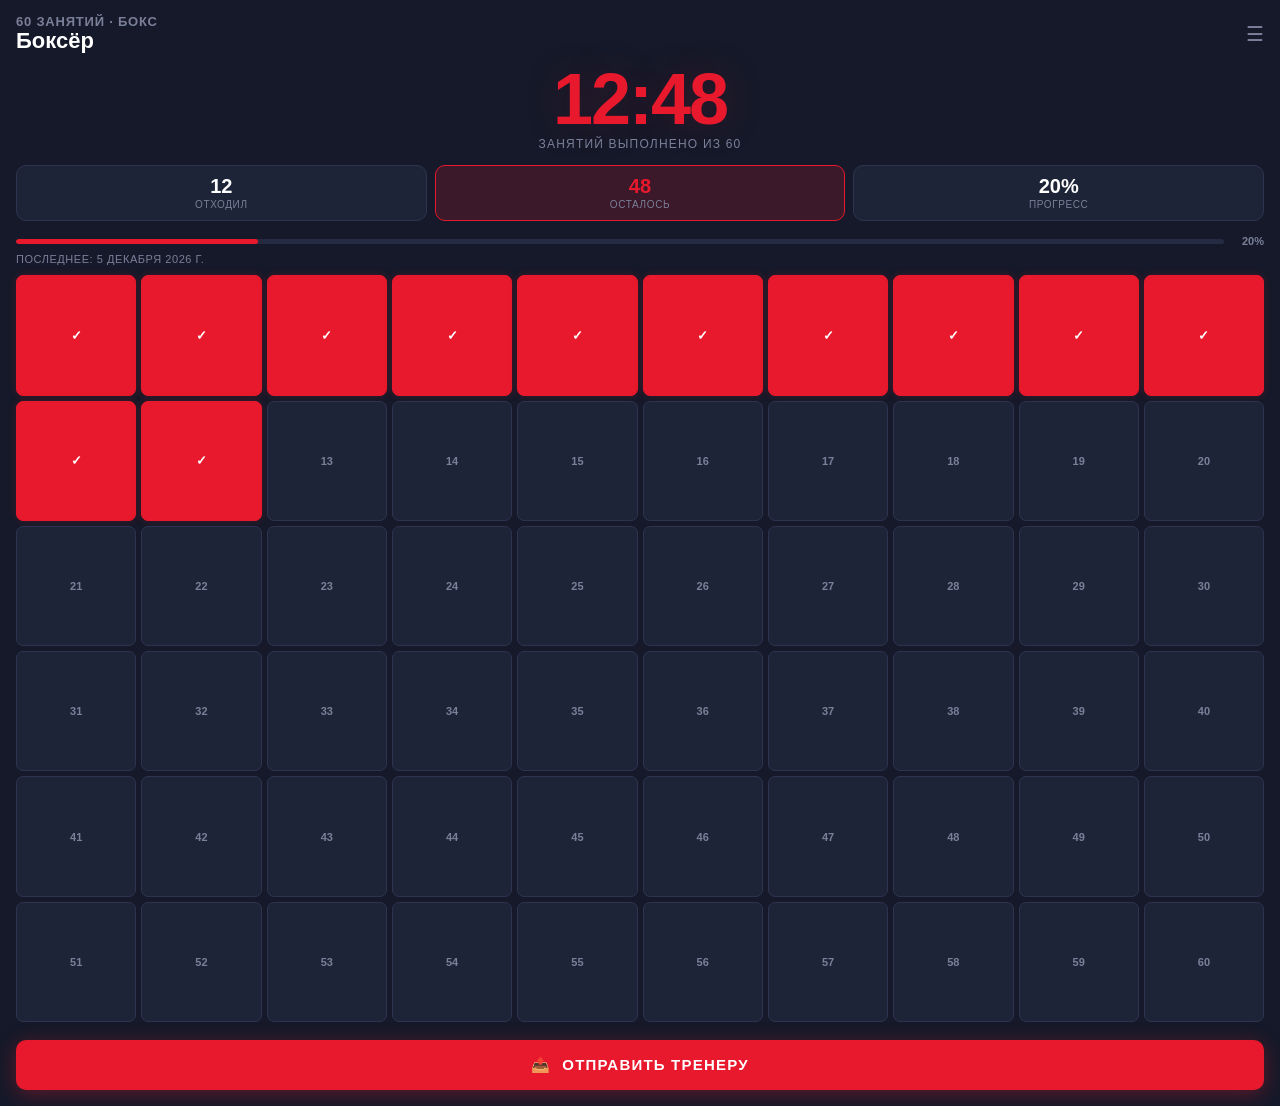
<file: frontend/index.html>
<!DOCTYPE html>
<html lang="ru">
<head>
  <meta charset="UTF-8" />
  <meta name="viewport" content="width=device-width, initial-scale=1.0, maximum-scale=1.0" />
  <title>Трекер Бокса</title>
  <script src="https://telegram.org/js/telegram-web-app.js"></script>
  <link rel="stylesheet" href="style.css" />
</head>
<body>
  <div id="app">

    <div id="loader" class="loader-wrap">
      <div class="spinner"></div>
    </div>

    <div id="main" class="hidden">

      <!-- Header -->
      <header class="header">
        <div class="header-left">
          <div class="header-rounds" id="headerRounds">60 занятий</div>
          <div class="header-name" id="userName">Боксёр</div>
        </div>
        <div style="display:flex;align-items:center;gap:10px">
          <div id="readOnlyBadge" class="readonly-badge hidden">👁 Просмотр</div>
          <div class="hamburger">☰</div>
        </div>
      </header>

      <!-- Big counter -->
      <div class="big-counter">
        <div class="big-number" id="bigNumber">0:00</div>
        <div class="big-label" id="bigLabel">занятий выполнено</div>
      </div>

      <!-- Stats -->
      <section class="stats">
        <div class="stat-card">
          <div class="stat-value" id="statDone">0</div>
          <div class="stat-label">Отходил</div>
        </div>
        <div class="stat-card accent">
          <div class="stat-value" id="statLeft">0</div>
          <div class="stat-label">Осталось</div>
        </div>
        <div class="stat-card">
          <div class="stat-value" id="statPct">0%</div>
          <div class="stat-label">Прогресс</div>
        </div>
      </section>

      <!-- Progress bar -->
      <div class="progress-bar-wrap">
        <div class="progress-bar">
          <div class="progress-fill" id="progressFill"></div>
        </div>
        <div class="progress-label" id="progressLabel">0%</div>
      </div>

      <!-- Last date -->
      <div id="lastDate" class="last-date hidden"></div>

      <!-- Grid -->
      <div class="grid" id="grid"></div>

      <!-- Share button -->
      <div class="bottom-bar">
        <button class="btn-share" id="btnShare">
          📤 &nbsp;Отправить тренеру
        </button>
      </div>

    </div>

    <!-- Dialog -->
    <div id="dialog" class="dialog-overlay hidden">
      <div class="dialog-box">
        <div class="dialog-title" id="dialogTitle"></div>
        <div class="dialog-body" id="dialogBody"></div>
        <div class="dialog-actions">
          <button class="btn-cancel" id="btnCancel">Отмена</button>
          <button class="btn-confirm" id="btnConfirm">Да</button>
        </div>
      </div>
    </div>

  </div>

  <script src="env.js"></script>
  <script src="app.js"></script>
</body>
</html>
</file>
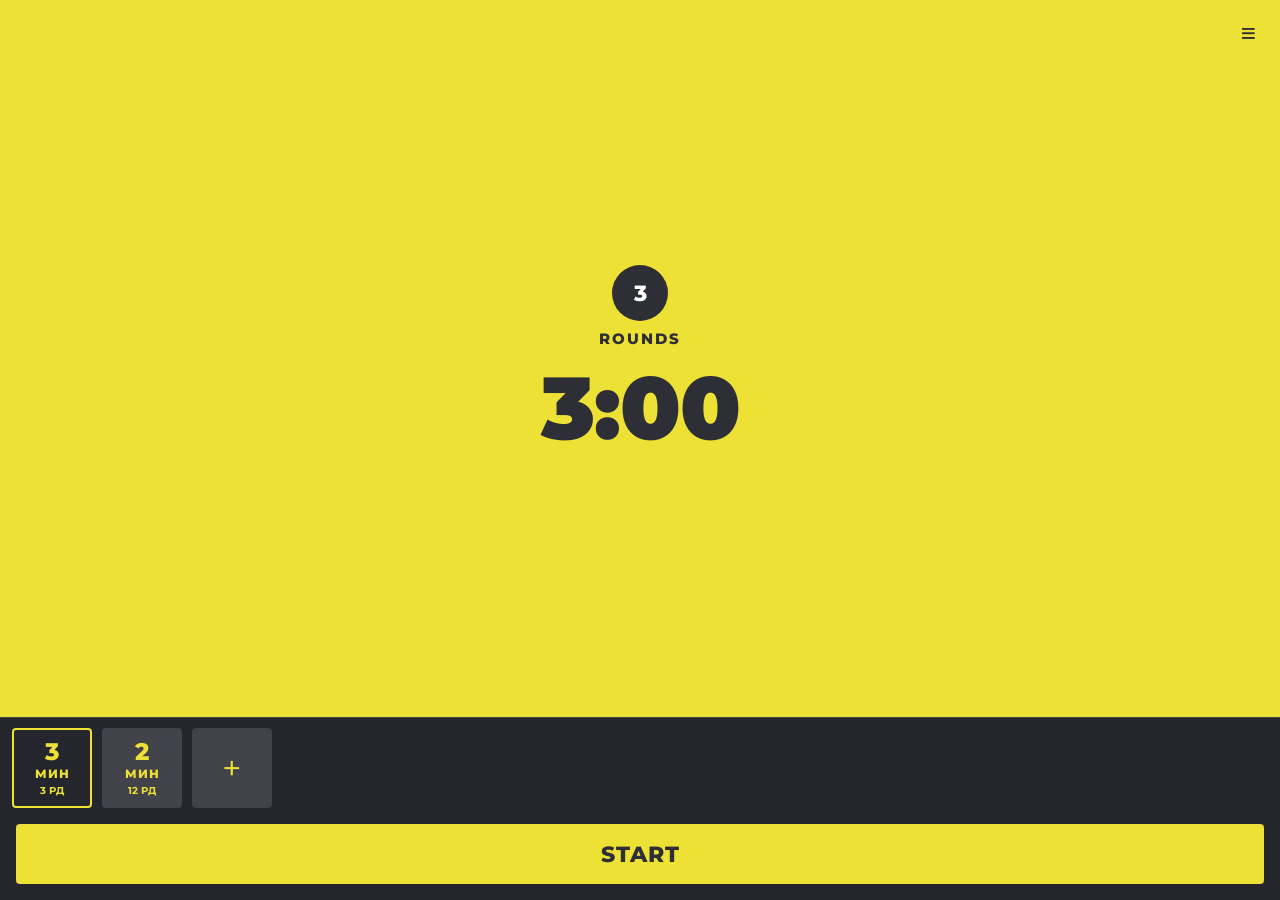
<file: frontend/timer.html>
<!DOCTYPE html>
<html lang="ru">
<head>
  <meta charset="UTF-8"/>
  <meta name="viewport" content="width=device-width,initial-scale=1,maximum-scale=1,viewport-fit=cover"/>
  <title>Боксёрский таймер</title>
  <script src="https://telegram.org/js/telegram-web-app.js"></script>
  <style>
    *{box-sizing:border-box;margin:0;padding:0;-webkit-tap-highlight-color:transparent}
    html,body{height:100%;background:#25262D;font-family:'Montserrat',system-ui,sans-serif;user-select:none;overflow:hidden}
    #root{position:fixed;top:0;left:0;right:0;bottom:0;background:#25262D;overflow:hidden}

    /* Screen transitions */
    .screen{position:absolute;top:0;left:0;right:0;bottom:0;display:flex;flex-direction:column;background:#25262D;transition:transform .3s cubic-bezier(.3,0,.2,1),opacity .3s}
    #home{transform:none;opacity:1}
    #home.behind{transform:translateX(-25%);opacity:.5;pointer-events:none}
    #create{transform:translateX(100%)}
    #create.active{transform:translateX(0)}

    /* Typography */
    .mono{font-family:'Montserrat',system-ui,sans-serif;font-weight:900}

    /* Timer display */
    #timer-area{background:#EDE136;flex:1;display:flex;flex-direction:column;align-items:center;justify-content:center;padding:30px 20px}
    #round-badge{width:56px;height:56px;border-radius:50%;background:#2D2E36;color:#fff;font-family:'Montserrat',system-ui,sans-serif;font-weight:800;font-size:22px;display:flex;align-items:center;justify-content:center;margin-bottom:8px}
    #phase-label{color:#2D2E36;font-family:'Montserrat',system-ui,sans-serif;font-weight:800;font-size:15px;letter-spacing:2px;margin-bottom:16px}
    #time-display{color:#2D2E36;font-family:'Montserrat',system-ui,sans-serif;font-weight:900;font-size:88px;line-height:1;letter-spacing:-1px}
    #time-display.pre{font-size:120px}

    /* Shelf */
    #shelf{padding:10px 12px 6px;border-top:1px solid #42434A}
    #shelf-inner{display:flex;gap:10px;overflow-x:auto;align-items:stretch}
    #shelf-inner::-webkit-scrollbar{display:none}
    .chip{width:80px;height:80px;background:#42434A;border:2.5px solid transparent;border-radius:4px;display:flex;flex-direction:column;align-items:center;justify-content:center;gap:2px;cursor:pointer;flex-shrink:0}
    .chip.sel{background:transparent;border-color:#EDE136}
    .chip-primary{color:#EDE136;font-family:'Montserrat',system-ui,sans-serif;font-weight:800;font-size:24px;line-height:1}
    .chip-secondary{color:#EDE136;font-family:'Montserrat',system-ui,sans-serif;font-weight:800;font-size:12px;letter-spacing:1px}
    .chip-sub{color:#EDE136;font-family:'Montserrat',system-ui,sans-serif;font-weight:700;font-size:10px;text-align:center;line-height:1.2;margin-top:2px}
    .chip-add{width:80px;height:80px;background:#42434A;border-radius:4px;display:flex;align-items:center;justify-content:center;color:#EDE136;font-size:34px;cursor:pointer;flex-shrink:0}

    /* Buttons */
    #btn-area{padding:10px 16px;padding-bottom:calc(env(safe-area-inset-bottom,0px) + 16px);display:flex;gap:12px}
    .btn-primary{background:#EDE136;color:#2D2E36;font-family:'Montserrat',system-ui,sans-serif;font-weight:800;font-size:22px;letter-spacing:1px;text-transform:uppercase;border:none;border-radius:4px;cursor:pointer;flex:1;height:60px}
    .btn-primary.dim{background:#817D36;opacity:.9;cursor:default}
    .btn-icon{width:60px;height:60px;background:#42434A;border:none;border-radius:4px;cursor:pointer;display:flex;align-items:center;justify-content:center;flex-shrink:0}

    /* Menu button */
    #menu-btn{position:absolute;top:calc(env(safe-area-inset-top,0px) + 12px);right:16px;background:none;border:none;cursor:pointer;color:#2D2E36;font-size:26px;line-height:1;padding:8px;font-weight:900;z-index:1}

    /* Done screen */
    #done-screen{position:absolute;top:0;left:0;right:0;bottom:0;display:none;flex-direction:column;background:#25262D}
    #done-screen.visible{display:flex}
    #done-body{flex:1;display:flex;flex-direction:column;align-items:center;justify-content:center;padding:16px;gap:16px}
    .done-emoji{font-size:72px}
    .done-sub{color:#9A9BA5;font-family:'Montserrat',system-ui,sans-serif;font-size:16px;font-weight:500}
    .done-stats{display:flex;gap:10px;width:100%;max-width:340px}
    .done-stat{flex:1;background:#42434A;border-radius:4px;padding:16px 8px;text-align:center}
    .done-stat-val{color:#EDE136;font-family:'Montserrat',system-ui,sans-serif;font-weight:800;font-size:22px;line-height:1}
    .done-stat-lbl{color:#9A9BA5;font-family:'Montserrat',system-ui,sans-serif;font-weight:700;font-size:11px;letter-spacing:1.5px;text-transform:uppercase;margin-top:6px}
    #done-btn-area{padding:16px;padding-bottom:calc(env(safe-area-inset-bottom,0px) + 16px)}

    /* Menu sheet */
    #menu-overlay{position:absolute;top:0;left:0;right:0;bottom:0;z-index:10;background:rgba(0,0,0,.6);display:none;align-items:flex-end}
    #menu-overlay.visible{display:flex}
    #menu-sheet{width:100%;background:#42434A;border-radius:12px 12px 0 0;padding-bottom:calc(env(safe-area-inset-bottom,0px) + 8px)}
    #menu-handle{width:36px;height:4px;border-radius:2px;background:#9A9BA5;margin:12px auto 4px;opacity:.5}
    #menu-title{padding:8px 20px 14px;font-family:'Montserrat',system-ui,sans-serif;font-weight:800;font-size:15px;color:#fff;letter-spacing:1px;text-transform:uppercase;border-bottom:1px solid #4A4B53}
    .menu-sound-row{display:flex;align-items:center;padding:14px 20px;border-bottom:1px solid #4A4B53}
    .menu-sound-label{flex:1;font-family:'Montserrat',system-ui,sans-serif;font-weight:700;font-size:14px;color:#fff;letter-spacing:1px;text-transform:uppercase}
    .snd-btn{margin-left:8px;padding:5px 12px;border:2px solid #4A4B53;border-radius:4px;background:transparent;color:#9A9BA5;font-family:'Montserrat',system-ui,sans-serif;font-weight:700;font-size:11px;cursor:pointer;letter-spacing:.5px;text-transform:uppercase}
    .snd-btn.active{border-color:#EDE136;color:#EDE136}
    .menu-item{display:flex;align-items:center;gap:14px;width:100%;background:none;border:none;border-top:1px solid #4A4B53;padding:16px 20px;text-align:left;font-family:'Montserrat',system-ui,sans-serif;font-weight:700;font-size:14px;color:#fff;letter-spacing:1.5px;text-transform:uppercase;cursor:pointer}
    .menu-item svg{flex-shrink:0;opacity:.85}
    .menu-item.danger{color:#EDE136}
    .menu-item.danger svg{opacity:1}

    /* Create screen */
    #create-header{background:#EDE136;padding:22px 20px 26px}
    #create-title{display:inline-block;color:#2D2E36;font-family:'Montserrat',system-ui,sans-serif;font-weight:800;font-size:26px;text-transform:uppercase;letter-spacing:.5px;border-bottom:3px solid #2D2E36;padding-bottom:8px}
    #create-fields{flex:1;overflow-y:auto;padding:16px;display:flex;flex-direction:column;gap:12px}
    #create-footer{display:flex;gap:12px;padding:16px;padding-bottom:calc(env(safe-area-inset-bottom,0px) + 16px);background:#25262D}

    /* DSField dropdown */
    .field{border:2px solid #4A4B53;border-radius:4px;overflow:hidden}
    .field.has-val{border-color:#EDE136}
    .field.open{border-color:#817D36}
    .field-header{display:flex;align-items:center;justify-content:space-between;padding:16px 18px;cursor:pointer}
    .field-label{font-family:'Montserrat',system-ui,sans-serif;font-weight:700;font-size:16px;letter-spacing:1px;text-transform:uppercase;color:#C9CAD2}
    .field-label.filled{color:#fff}
    .field-chevron{color:#EDE136;font-size:16px}
    .field-options{display:none;max-height:220px;overflow-y:auto;-webkit-overflow-scrolling:touch;overscroll-behavior:contain}
    .field.open .field-options{display:block}
    .field-option{font-family:'Montserrat',system-ui,sans-serif;font-weight:600;font-size:16px;letter-spacing:1px;padding:14px 18px;cursor:pointer;color:#C9CAD2}
    .field-option.sel{background:#817D36;color:#fff;font-weight:700}

    /* Trash icon SVG */
    .trash-icon{width:22px;height:22px}
  </style>
  <link rel="stylesheet" href="https://fonts.googleapis.com/css2?family=Montserrat:wght@400;500;600;700;800;900&display=swap"/>
</head>
<body>
<div id="root">

  <!-- Home screen -->
  <div class="screen" id="home">
    <button id="menu-btn">≡</button>
    <div id="timer-area">
      <div id="round-badge">3</div>
      <div id="phase-label">ROUNDS</div>
      <div id="time-display">3:00</div>
    </div>
    <div id="shelf"><div id="shelf-inner"></div></div>
    <div id="btn-area"></div>
    <div id="menu-overlay">
      <div id="menu-sheet">
        <div id="menu-handle"></div>
        <div id="menu-title"></div>
        <div class="menu-sound-row">
          <span class="menu-sound-label">Звук</span>
          <button class="snd-btn" data-snd="electronic">ЭЛЕКТРО</button>
          <button class="snd-btn" data-snd="gong">ГОНГ</button>
        </div>
        <button class="menu-item" id="menu-new">
          <svg viewBox="0 0 24 24" width="18" height="18" fill="none" stroke="currentColor" stroke-width="2.2" stroke-linecap="round"><circle cx="12" cy="12" r="9"/><line x1="12" y1="8" x2="12" y2="16"/><line x1="8" y1="12" x2="16" y2="12"/></svg>
          Новый таймер
        </button>
        <button class="menu-item" id="menu-edit">
          <svg viewBox="0 0 24 24" width="18" height="18" fill="none" stroke="currentColor" stroke-width="2.2" stroke-linecap="round" stroke-linejoin="round"><path d="M11 4H4a2 2 0 0 0-2 2v14a2 2 0 0 0 2 2h14a2 2 0 0 0 2-2v-7"/><path d="M18.5 2.5a2.121 2.121 0 0 1 3 3L12 15l-4 1 1-4 9.5-9.5z"/></svg>
          Изменить
        </button>
        <button class="menu-item danger" id="menu-delete">
          <svg viewBox="0 0 24 24" width="18" height="18" fill="none" stroke="currentColor" stroke-width="2.2" stroke-linecap="round" stroke-linejoin="round"><polyline points="3 6 5 6 21 6"/><path d="M19 6l-1 14H6L5 6"/><path d="M10 11v6M14 11v6"/><path d="M9 6V4h6v2"/></svg>
          Удалить
        </button>
        <button class="menu-item" id="menu-close">
          <svg viewBox="0 0 24 24" width="18" height="18" fill="none" stroke="currentColor" stroke-width="2.2" stroke-linecap="round"><line x1="18" y1="6" x2="6" y2="18"/><line x1="6" y1="6" x2="18" y2="18"/></svg>
          Закрыть
        </button>
      </div>
    </div>
    <div id="done-screen">
      <div style="background:#EDE136;padding:22px 20px 26px">
        <span style="display:inline-block;color:#2D2E36;font-family:'Montserrat',system-ui,sans-serif;font-weight:800;font-size:26px;text-transform:uppercase;letter-spacing:.5px;border-bottom:3px solid #2D2E36;padding-bottom:8px">ТРЕНИРОВКА ЗАВЕРШЕНА!</span>
      </div>
      <div id="done-body">
        <div class="done-emoji">🥊</div>
        <div class="done-sub">Отличная работа, чемпион</div>
        <div class="done-stats" id="done-stats"></div>
      </div>
      <div id="done-btn-area">
        <button class="btn-primary" id="done-again" style="width:100%">ЕЩЁ РАЗ</button>
      </div>
    </div>
  </div>

  <!-- Create screen -->
  <div class="screen" id="create">
    <div id="create-header"><div id="create-title">НОВЫЙ ТАЙМЕР</div></div>
    <div id="create-fields"></div>
    <div id="create-footer">
      <button class="btn-icon" id="create-back">
        <svg viewBox="0 0 24 24" width="22" height="22" fill="none" stroke="#EDE136" stroke-width="2" stroke-linecap="round" stroke-linejoin="round"><path d="M4 7h16M9 7V4h6v3M6 7l1 13h10l1-13M10 11v6M14 11v6"/></svg>
      </button>
      <button class="btn-primary dim" id="create-save" style="flex:1;height:60px;font-size:20px">СОЗДАТЬ</button>
    </div>
  </div>

</div>

<script>
(function(){
'use strict';

/* ── Telegram ── */
var tg = window.Telegram && window.Telegram.WebApp;
if(tg){ tg.ready(); tg.expand(); }
function hap(t){
  try{
    if(!tg||!tg.HapticFeedback)return;
    if(t==='l')tg.HapticFeedback.impactOccurred('light');
    if(t==='m')tg.HapticFeedback.impactOccurred('medium');
    if(t==='s')tg.HapticFeedback.notificationOccurred('success');
  }catch(e){}
}

/* ── Utils ── */
function fmt(s){return Math.floor(s/60)+':'+(''+(s%60)).padStart(2,'0');}
function fmtMin(s){return s<60?s+' с':(s%60===0?s/60+' мин':fmt(s));}
function plural(n,a,b,c){return n%10===1&&n%100!==11?a:n%10>=2&&n%10<=4&&(n%100<10||n%100>=20)?b:c;}

/* ── Storage ── */
var LS={KEY:'bt9',LAST:'bt9_last',SND:'bt_sound'};
var DEF=[
  {id:'d1',label:'3 мин · Классик',roundTime:180,rest:60,rounds:3,explosive:null},
  {id:'d2',label:'2 мин · Боец',roundTime:120,rest:60,rounds:12,explosive:null}
];
function loadTimers(){try{return JSON.parse(localStorage.getItem(LS.KEY)||'null')||DEF;}catch(e){return DEF;}}
function saveTimers(t){try{localStorage.setItem(LS.KEY,JSON.stringify(t));}catch(e){}}
function loadLast(){try{return localStorage.getItem(LS.LAST)||'d1';}catch(e){return 'd1';}}
function saveLast(id){try{localStorage.setItem(LS.LAST,id);}catch(e){}}
function loadSound(){try{return localStorage.getItem(LS.SND)||'electronic';}catch(e){return 'electronic';}}
function saveSound(s){try{localStorage.setItem(LS.SND,s);}catch(e){}}

/* ── Phases ── */
function buildPhases(t){
  var N=t.rounds===Infinity?999:t.rounds,ph=[];
  for(var r=1;r<=N;r++){
    if(t.explosive&&t.explosive.trigger==='end_minute'){
      var w=t.explosive.warnTime,mins=Math.floor(t.roundTime/60);
      for(var m=0;m<mins;m++) ph.push({phase:'work',dur:60,round:r,boomAt:w});
      var rem=t.roundTime%60;
      if(rem>0) ph.push({phase:'work',dur:rem,round:r,boomAt:rem>w?w:0});
    } else if(t.explosive&&t.explosive.trigger==='end_round'){
      ph.push({phase:'work',dur:t.roundTime,round:r,boomAt:t.explosive.warnTime});
    } else {
      ph.push({phase:'work',dur:t.roundTime,round:r,boomAt:0});
    }
    if(r<N) ph.push({phase:'rest',dur:t.rest,round:r,boomAt:0});
  }
  return ph;
}

/* ── Sound ── */
function playElectronic(type){
  var ctx=new(window.AudioContext||window.webkitAudioContext)();
  function tone(f,dur,delay,vol){
    delay=delay||0;vol=vol||0.3;
    var o=ctx.createOscillator(),g=ctx.createGain();
    o.connect(g);g.connect(ctx.destination);
    o.frequency.value=f;o.type='square';
    var t=ctx.currentTime+delay;
    g.gain.setValueAtTime(vol,t);g.gain.exponentialRampToValueAtTime(0.001,t+dur);
    o.start(t);o.stop(t+dur);
  }
  if(type==='start'){tone(880,.12);tone(1100,.18,.15);}
  if(type==='end'){tone(1100,.1);tone(880,.1,.14);tone(660,.22,.28);}
  if(type==='boom'){tone(1320,.08);tone(1760,.12,.1);}
  if(type==='tick'){tone(440,.05,0,.14);}
}
function playGong(type){
  try{
    var ctx=new(window.AudioContext||window.webkitAudioContext)();
    var now=ctx.currentTime;
    /* Hard limiter to keep it loud but clean */
    var lim=ctx.createDynamicsCompressor();
    lim.threshold.value=-4;lim.knee.value=1;lim.ratio.value=20;
    lim.attack.value=0.001;lim.release.value=0.1;
    lim.connect(ctx.destination);
    /*
     * Professional boxing bell — inharmonic brass partials:
     * ratios 1 / 1.78 / 2.50 / 3.29 / 4.44 give the characteristic
     * metallic "DING" of a real ring bell.
     */
    function bell(off,vol,decay){
      vol=vol||1;off=off||0;decay=decay||4.5;
      var t=now+off;
      [[980,1.0],[1748,0.68],[2450,0.40],[3224,0.20],[4350,0.09],[6050,0.04]].forEach(function(p,i){
        var o=ctx.createOscillator(),g=ctx.createGain();
        o.connect(g);g.connect(lim);
        o.type='sine';o.frequency.value=p[0];
        var d=decay*Math.pow(0.62,i); /* higher partials decay faster */
        g.gain.setValueAtTime(0,t);
        g.gain.linearRampToValueAtTime(p[1]*vol,t+0.003); /* 3ms attack = physical strike */
        g.gain.exponentialRampToValueAtTime(0.0001,t+d);
        o.start(t);o.stop(t+d+0.1);
      });
    }
    if(type==='start') bell(0,1,4.5);
    /* End of round: 3 rapid strikes like a real boxing bell */
    if(type==='end'){bell(0,.95,4);bell(.38,.9,4);bell(.76,.85,4);}
    if(type==='boom') bell(0,.8,3);
    if(type==='tick') bell(0,.45,0.7); /* light tap for countdown */
  }catch(e){}
}
function beep(type){try{loadSound()==='gong'?playGong(type):playElectronic(type);}catch(e){}}

/* ── State ── */
var timers=loadTimers();
var selId=loadLast();
if(!timers.find(function(t){return t.id===selId;})) selId=timers[0]?timers[0].id:null;
var snd=loadSound();
var phases=[];
var idx=0,left=0,run=false,done=false,pre=0;
var ivRun=null,ivPre=null;
var screen='home';
var editing=null;

function getTimer(){return timers.find(function(t){return t.id===selId;})||timers[0]||null;}

function resetTimer(){
  clearInterval(ivRun);clearInterval(ivPre);
  run=false;done=false;pre=0;
  var t=getTimer();
  if(t){phases=buildPhases(t);idx=0;left=phases[0]?phases[0].dur:0;}
  renderHome();
}

function selectTimer(id){
  selId=id;saveLast(id);
  resetTimer();
}

/* ── Timer logic ── */
function tick(){
  left--;
  if(left<=0){
    var ni=idx+1;
    if(ni>=phases.length){
      clearInterval(ivRun);run=false;done=true;
      beep('end');hap('s');
      showDone();return;
    }
    beep('end');hap('m');
    idx=ni;left=phases[ni].dur;
  } else {
    var cur=phases[idx];
    if(cur&&cur.boomAt>0&&left===cur.boomAt){beep('boom');hap('m');}
    if(left<=3){beep('tick');hap('l');}
  }
  renderTimerDisplay();
  renderShelf();
}

function startTimer(){
  beep('start');hap('m');
  run=true;
  ivRun=setInterval(tick,1000);
  renderHome();
}

function toggle(){
  if(done)return;
  if(run){clearInterval(ivRun);run=false;renderHome();return;}
  if(pre>0){clearInterval(ivPre);pre=0;renderTimerDisplay();renderButtons();return;}
  /* 5-second pre-countdown */
  pre=5;renderTimerDisplay();renderButtons();
  beep('tick');hap('l');
  ivPre=setInterval(function(){
    pre--;
    if(pre<=0){
      clearInterval(ivPre);pre=0;
      startTimer();
    } else {
      beep('tick');hap('l');
      renderTimerDisplay();
    }
  },1000);
}

/* ── Render helpers ── */
function $(id){return document.getElementById(id);}

function renderTimerDisplay(){
  var t=getTimer();
  var cur=phases[idx];
  var totalR=t?(t.rounds===Infinity?'∞':t.rounds):0;
  var curR=cur?cur.round:1;
  var isBoom=!done&&cur&&cur.boomAt>0&&left<=cur.boomAt;
  var isRest=!done&&cur&&cur.phase==='rest';

  var badge,label,time,big;
  if(pre>0){
    badge=totalR;label='СТАРТ ЧЕРЕЗ';time=String(pre);big=true;
  } else if(run||idx>0){
    badge=curR;
    label=isBoom?'ВЗРЫВ!':isRest?'ОТДЫХ':'ROUND';
    time=fmt(left);big=false;
  } else {
    badge=totalR;label='ROUNDS';time=fmt(left);big=false;
  }

  $('round-badge').textContent=badge;
  $('phase-label').textContent=label;
  var td=$('time-display');
  td.textContent=time;
  td.className=big?'pre':'';
}

function renderShelf(){
  var t=getTimer();
  var cur=phases[idx];
  var totalR=t?(t.rounds===Infinity?'∞':t.rounds):0;
  var inner=$('shelf-inner');
  var html='';
  timers.forEach(function(tm){
    var sel=tm.id===selId;
    var mins=Math.floor(tm.roundTime/60),secs=tm.roundTime%60;
    var primary=sel&&run?(cur?cur.round:1):(mins>0?mins:secs);
    var secondary=sel&&run?('/ '+totalR):(mins>0?'МИН':'СЕК');
    var sub=sel&&run?tm.label:(tm.rounds===Infinity?'∞':tm.rounds)+' РД';
    html+='<div class="chip'+(sel?' sel':'')+'" data-id="'+tm.id+'">'
      +'<span class="chip-primary">'+primary+'</span>'
      +'<span class="chip-secondary">'+secondary+'</span>'
      +'<span class="chip-sub">'+sub+'</span>'
      +'</div>';
  });
  html+='<div class="chip-add" id="chip-add">+</div>';
  inner.innerHTML=html;
  inner.querySelectorAll('.chip').forEach(function(el){
    el.addEventListener('click',function(){hap('l');selectTimer(el.dataset.id);});
  });
  var addBtn=inner.querySelector('#chip-add');
  if(addBtn) addBtn.addEventListener('click',function(){hap('l');openCreate(null);});
}

function renderButtons(){
  var area=$('btn-area');
  var inPre=pre>0;
  if(run||idx>0||inPre){
    area.innerHTML='<button class="btn-icon" id="btn-reset">'
      +'<svg viewBox="0 0 24 24" width="22" height="22" fill="none" stroke="#EDE136" stroke-width="2" stroke-linecap="round" stroke-linejoin="round"><path d="M4 7h16M9 7V4h6v3M6 7l1 13h10l1-13M10 11v6M14 11v6"/></svg>'
      +'</button>'
      +'<button class="btn-primary'+(run||inPre?'':' dim')+'" id="btn-toggle">'+(run?'STOP':inPre?'ОТМЕНА':'START')+'</button>';
    var rb=$('btn-reset');
    if(rb) rb.addEventListener('click',function(){hap('l');resetTimer();});
  } else {
    area.innerHTML='<button class="btn-primary" id="btn-toggle">START</button>';
  }
  var tb=$('btn-toggle');
  if(tb) tb.addEventListener('click',toggle);
}

function renderHome(){
  renderTimerDisplay();
  renderShelf();
  renderButtons();
  var t=getTimer();
  $('menu-title').textContent=t?t.label:'';
  /* Sound buttons */
  document.querySelectorAll('.snd-btn').forEach(function(b){
    b.classList.toggle('active',b.dataset.snd===snd);
  });
}

function showDone(){
  var t=getTimer();
  var totalR=t?(t.rounds===Infinity?'∞':t.rounds):0;
  var ds=$('done-stats');
  ds.innerHTML=[
    {v:totalR,l:'РАУНДОВ'},
    {v:t?fmt(t.roundTime):'',l:'РАУНД'},
    {v:t?fmtMin(t.rest):'',l:'ОТДЫХ'}
  ].map(function(x){
    return '<div class="done-stat"><div class="done-stat-val">'+x.v+'</div><div class="done-stat-lbl">'+x.l+'</div></div>';
  }).join('');
  $('done-screen').className='visible';
}

function hideDone(){
  $('done-screen').className='';
}

/* ── Create screen ── */
var RT_OPTS=[10,20,30,40,50,60,90,120,150,180,210,240,270,300,360,420,480,540,600];
var REST_OPTS=[10,20,30,40,50,60,90,120,180];
var EXP_DATA=[
  {l:'Без взрывов',v:null},
  {l:'В конце раунда',v:'end_round'},
  {l:'В конце каждой минуты',v:'end_minute'}
];
var WARN_OPTS=[5,10,15,20,25,30];
var RT_LABELS=RT_OPTS.map(fmtMin);
var REST_LABELS=REST_OPTS.map(fmtMin);
var ROUNDS_LABELS=(function(){var a=[];for(var i=1;i<=15;i++)a.push(String(i));a.push('∞');return a;})();
var EXP_LABELS=EXP_DATA.map(function(o){return o.l;});
var WARN_LABELS=WARN_OPTS.map(function(s){return s+' с';});

var createState={rt:'',rest:'',rds:'',exp:'Без взрывов',warn:'10 с'};

function makeField(id,label,opts,val,onChange){
  var el=document.createElement('div');
  el.className='field'+(val?' has-val':'');
  el.innerHTML='<div class="field-header">'
    +'<span class="field-label'+(val?' filled':'')+'">'+( val||label)+'</span>'
    +'<span class="field-chevron">▾</span>'
    +'</div>'
    +'<div class="field-options">'
    +opts.map(function(o){return '<div class="field-option'+(o===val?' sel':'')+'" data-val="'+o+'">'+o+'</div>';}).join('')
    +'</div>';
  var hdr=el.querySelector('.field-header');
  var optCont=el.querySelector('.field-options');
  var labelEl=el.querySelector('.field-label');
  var chev=el.querySelector('.field-chevron');
  hdr.addEventListener('click',function(){
    var open=el.classList.contains('open');
    /* Close all others */
    document.querySelectorAll('.field.open').forEach(function(f){
      f.classList.remove('open');
      f.querySelector('.field-chevron').textContent='▾';
    });
    if(!open){el.classList.add('open');chev.textContent='▴';}
  });
  el.querySelectorAll('.field-option').forEach(function(opt){
    opt.addEventListener('click',function(){
      var v=opt.dataset.val;
      el.classList.remove('open');chev.textContent='▾';
      el.classList.add('has-val');
      labelEl.textContent=v;labelEl.classList.add('filled');
      el.querySelectorAll('.field-option').forEach(function(o){o.classList.toggle('sel',o===opt);});
      onChange(v);
      updateCreateSave();
    });
  });
  return el;
}

function buildCreateFields(){
  var cf=$('create-fields');
  cf.innerHTML='';
  cf.appendChild(makeField('rt','ВРЕМЯ РАУНДА',RT_LABELS,createState.rt,function(v){createState.rt=v;}));
  cf.appendChild(makeField('rest','ОТДЫХ',REST_LABELS,createState.rest,function(v){createState.rest=v;}));
  cf.appendChild(makeField('rds','РАУНДЫ',ROUNDS_LABELS,createState.rds,function(v){createState.rds=v;}));
  cf.appendChild(makeField('exp','ВЗРЫВНАЯ РАБОТА',EXP_LABELS,createState.exp,function(v){createState.exp=v;buildCreateFields();}));
  if(createState.exp!=='Без взрывов'){
    cf.appendChild(makeField('warn','ПРЕДУПРЕЖДЕНИЕ',WARN_LABELS,createState.warn,function(v){createState.warn=v;}));
  }
  updateCreateSave();
}

function updateCreateSave(){
  var ok=createState.rt&&createState.rest&&createState.rds;
  var btn=$('create-save');
  btn.className='btn-primary'+(ok?'':' dim')+' '+(editing?'':'');
  btn.textContent=editing?'СОХРАНИТЬ':'СОЗДАТЬ';
  btn.onclick=ok?saveTimer:null;
}

function saveTimer(){
  hap('s');
  var RT_REV={};RT_OPTS.forEach(function(s){RT_REV[fmtMin(s)]=s;});
  var REST_REV={};REST_OPTS.forEach(function(s){REST_REV[fmtMin(s)]=s;});
  var EXP_REV={};EXP_DATA.forEach(function(o){EXP_REV[o.l]=o.v;});
  var WARN_REV={};WARN_OPTS.forEach(function(s){WARN_REV[s+' с']=s;});
  var rt=RT_REV[createState.rt];
  var rest=REST_REV[createState.rest];
  var rds=createState.rds==='∞'?Infinity:parseInt(createState.rds);
  var expTrigger=EXP_REV[createState.exp];
  var warn=WARN_REV[createState.warn]||10;
  var label=fmtMin(rt)+' · '+(rds===Infinity?'∞':rds)+' '+plural(rds===Infinity?5:rds,'раунд','раунда','раундов');
  var t={
    id:editing?editing.id:String(Date.now()),
    label:label,roundTime:rt,rest:rest,rounds:rds,
    explosive:expTrigger?{trigger:expTrigger,warnTime:warn}:null
  };
  var i=timers.findIndex(function(x){return x.id===t.id;});
  if(i>=0) timers[i]=t; else timers.push(t);
  saveTimers(timers);
  selId=t.id;saveLast(t.id);
  closeCreate();
  resetTimer();
}

function openCreate(tmr){
  editing=tmr||null;
  $('create-title').textContent=editing?'ИЗМЕНИТЬ ТАЙМЕР':'НОВЫЙ ТАЙМЕР';
  createState={
    rt: editing&&editing.roundTime?fmtMin(editing.roundTime):'',
    rest: editing&&editing.rest?fmtMin(editing.rest):'',
    rds: editing?(editing.rounds===Infinity?'∞':String(editing.rounds)):'',
    exp: editing&&editing.explosive?(EXP_DATA.find(function(o){return o.v===editing.explosive.trigger;})||{l:'Без взрывов'}).l:'Без взрывов',
    warn: editing&&editing.explosive&&editing.explosive.warnTime?editing.explosive.warnTime+' с':'10 с'
  };
  buildCreateFields();
  $('home').classList.add('behind');
  $('create').classList.add('active');
  screen='create';
}
function closeCreate(){
  $('home').classList.remove('behind');
  $('create').classList.remove('active');
  screen='home';
  editing=null;
}

function deleteTimer(id){
  hap('m');
  timers=timers.filter(function(t){return t.id!==id;});
  saveTimers(timers);
  if(selId===id) selId=timers[0]?timers[0].id:null;
  saveLast(selId||'');
  resetTimer();
}

/* ── Event wiring ── */
$('menu-btn').addEventListener('click',function(){hap('l');$('menu-overlay').classList.add('visible');});
$('menu-overlay').addEventListener('click',function(e){
  if(e.target===$('menu-overlay')) $('menu-overlay').classList.remove('visible');
});
$('menu-new').addEventListener('click',function(){hap('l');$('menu-overlay').classList.remove('visible');openCreate(null);});
$('menu-edit').addEventListener('click',function(){hap('l');$('menu-overlay').classList.remove('visible');openCreate(getTimer());});
$('menu-delete').addEventListener('click',function(){$('menu-overlay').classList.remove('visible');deleteTimer(selId);});
$('menu-close').addEventListener('click',function(){$('menu-overlay').classList.remove('visible');});
document.querySelectorAll('.snd-btn').forEach(function(b){
  b.addEventListener('click',function(){snd=b.dataset.snd;saveSound(snd);hap('l');
    document.querySelectorAll('.snd-btn').forEach(function(x){x.classList.toggle('active',x.dataset.snd===snd);});
  });
});
$('create-back').addEventListener('click',function(){hap('l');closeCreate();});
$('done-again').addEventListener('click',function(){hideDone();resetTimer();});

/* ── Boot ── */
resetTimer();

})();
</script>
</body>
</html>
</file>
<file: frontend/style.css>
/* ─── Theme ───────────────────────────────────────────────── */
:root {
  --bg:       #151929;
  --surface:  #1e2438;
  --surface2: #252b42;
  --border:   #2e3450;
  --red:      #e8192c;
  --red-dark: #c0141f;
  --red-glow: rgba(232, 25, 44, 0.18);
  --text:     #ffffff;
  --hint:     #7a8099;
  --green:    #e8192c;   /* completed = red in this theme */
  --radius:   10px;
}

* { box-sizing: border-box; margin: 0; padding: 0; }

body {
  font-family: -apple-system, BlinkMacSystemFont, 'Segoe UI', sans-serif;
  background: var(--bg);
  color: var(--text);
  min-height: 100dvh;
  padding-bottom: env(safe-area-inset-bottom, 20px);
}

/* ─── Loader ─────────────────────────────────────────────── */
.loader-wrap {
  display: flex;
  justify-content: center;
  align-items: center;
  height: 100dvh;
  background: var(--bg);
}
.spinner {
  width: 44px; height: 44px;
  border: 3px solid var(--surface2);
  border-top-color: var(--red);
  border-radius: 50%;
  animation: spin 0.7s linear infinite;
}
@keyframes spin { to { transform: rotate(360deg); } }

.hidden { display: none !important; }

/* ─── Header ─────────────────────────────────────────────── */
.header {
  padding: 14px 16px 0;
  display: flex;
  align-items: center;
  justify-content: space-between;
}
.header-left {
  display: flex;
  flex-direction: column;
}
.header-rounds {
  font-size: 13px;
  font-weight: 600;
  color: var(--hint);
  text-transform: uppercase;
  letter-spacing: 0.06em;
}
.header-name {
  font-size: 22px;
  font-weight: 800;
  color: var(--text);
  line-height: 1.1;
}
.readonly-badge {
  font-size: 11px;
  font-weight: 700;
  color: var(--red);
  background: var(--red-glow);
  padding: 4px 10px;
  border-radius: 99px;
  border: 1px solid var(--red);
  text-transform: uppercase;
  letter-spacing: 0.05em;
}
.hamburger {
  color: var(--hint);
  font-size: 20px;
  line-height: 1;
}

/* ─── Big counter ────────────────────────────────────────── */
.big-counter {
  text-align: center;
  padding: 10px 16px 4px;
}
.big-number {
  font-size: 72px;
  font-weight: 900;
  color: var(--red);
  line-height: 1;
  letter-spacing: -2px;
  text-shadow: 0 0 40px var(--red-glow);
}
.big-label {
  font-size: 12px;
  color: var(--hint);
  text-transform: uppercase;
  letter-spacing: 0.1em;
  margin-top: 2px;
}

/* ─── Stats row ──────────────────────────────────────────── */
.stats {
  display: grid;
  grid-template-columns: repeat(3, 1fr);
  gap: 8px;
  padding: 10px 16px;
}
.stat-card {
  background: var(--surface);
  border: 1px solid var(--border);
  border-radius: var(--radius);
  padding: 10px 6px;
  text-align: center;
}
.stat-card.accent {
  background: var(--red-glow);
  border-color: var(--red);
}
.stat-value {
  font-size: 20px;
  font-weight: 800;
  color: var(--text);
  line-height: 1;
}
.stat-card.accent .stat-value {
  color: var(--red);
}
.stat-label {
  font-size: 10px;
  color: var(--hint);
  margin-top: 3px;
  text-transform: uppercase;
  letter-spacing: 0.06em;
}

/* ─── Progress bar ───────────────────────────────────────── */
.progress-bar-wrap {
  padding: 4px 16px 2px;
  display: flex;
  align-items: center;
  gap: 10px;
}
.progress-bar {
  flex: 1;
  height: 5px;
  background: var(--surface2);
  border-radius: 99px;
  overflow: hidden;
}
.progress-fill {
  height: 100%;
  background: var(--red);
  border-radius: 99px;
  transition: width 0.4s ease;
  width: 0%;
  box-shadow: 0 0 8px var(--red-glow);
}
.progress-label {
  font-size: 11px;
  font-weight: 700;
  color: var(--hint);
  min-width: 30px;
  text-align: right;
}

/* ─── Last date ──────────────────────────────────────────── */
.last-date {
  padding: 4px 16px 0;
  font-size: 11px;
  color: var(--hint);
  text-transform: uppercase;
  letter-spacing: 0.05em;
}

/* ─── Grid ───────────────────────────────────────────────── */
.grid {
  display: grid;
  grid-template-columns: repeat(10, 1fr);
  gap: 5px;
  padding: 10px 16px;
}
.cell {
  aspect-ratio: 1;
  border-radius: 7px;
  display: flex;
  align-items: center;
  justify-content: center;
  font-size: 11px;
  font-weight: 700;
  cursor: pointer;
  user-select: none;
  border: 1.5px solid var(--border);
  background: var(--surface);
  color: var(--hint);
  transition: background 0.15s ease, transform 0.1s ease, border-color 0.15s;
  -webkit-tap-highlight-color: transparent;
}
.cell:active { transform: scale(0.84); }
.cell.done {
  background: var(--red);
  border-color: var(--red);
  color: #fff;
  font-size: 13px;
  box-shadow: 0 0 8px var(--red-glow);
}

/* ─── Bottom bar ─────────────────────────────────────────── */
.bottom-bar {
  padding: 8px 16px 16px;
}
.btn-share {
  width: 100%;
  padding: 16px;
  border-radius: var(--radius);
  border: none;
  background: var(--red);
  color: #fff;
  font-size: 15px;
  font-weight: 800;
  letter-spacing: 0.08em;
  text-transform: uppercase;
  cursor: pointer;
  display: flex;
  align-items: center;
  justify-content: center;
  gap: 8px;
  transition: background 0.15s, transform 0.1s;
  -webkit-tap-highlight-color: transparent;
  box-shadow: 0 4px 20px rgba(232, 25, 44, 0.35);
}
.btn-share:active {
  background: var(--red-dark);
  transform: scale(0.97);
}
.btn-share:disabled {
  opacity: 0.6;
}

/* ─── Dialog ─────────────────────────────────────────────── */
.dialog-overlay {
  position: fixed;
  inset: 0;
  background: rgba(0,0,0,0.65);
  display: flex;
  align-items: flex-end;
  justify-content: center;
  padding: 0 0 env(safe-area-inset-bottom, 16px);
  z-index: 100;
  animation: fadeIn 0.15s ease;
}
@keyframes fadeIn { from { opacity: 0 } to { opacity: 1 } }

.dialog-box {
  background: var(--surface);
  border: 1px solid var(--border);
  border-radius: 14px 14px 0 0;
  padding: 20px 20px 24px;
  width: 100%;
  max-width: 480px;
  animation: slideUp 0.2s ease;
}
@keyframes slideUp {
  from { transform: translateY(60px); opacity: 0; }
  to   { transform: translateY(0);    opacity: 1; }
}
.dialog-title {
  font-size: 17px;
  font-weight: 800;
  color: var(--text);
  margin-bottom: 6px;
  text-transform: uppercase;
  letter-spacing: 0.04em;
}
.dialog-body {
  font-size: 13px;
  color: var(--hint);
  margin-bottom: 20px;
}
.dialog-actions {
  display: flex;
  gap: 10px;
}
.btn-cancel {
  flex: 1;
  padding: 14px;
  border-radius: var(--radius);
  border: 1.5px solid var(--border);
  background: var(--surface2);
  color: var(--hint);
  font-size: 14px;
  font-weight: 700;
  cursor: pointer;
  text-transform: uppercase;
  letter-spacing: 0.05em;
}
.btn-confirm {
  flex: 2;
  padding: 14px;
  border-radius: var(--radius);
  border: none;
  background: var(--red);
  color: #fff;
  font-size: 14px;
  font-weight: 800;
  cursor: pointer;
  text-transform: uppercase;
  letter-spacing: 0.06em;
  box-shadow: 0 4px 16px rgba(232, 25, 44, 0.3);
}
.btn-confirm.danger {
  background: var(--surface2);
  color: var(--red);
  border: 1.5px solid var(--red);
  box-shadow: none;
}
</file>
